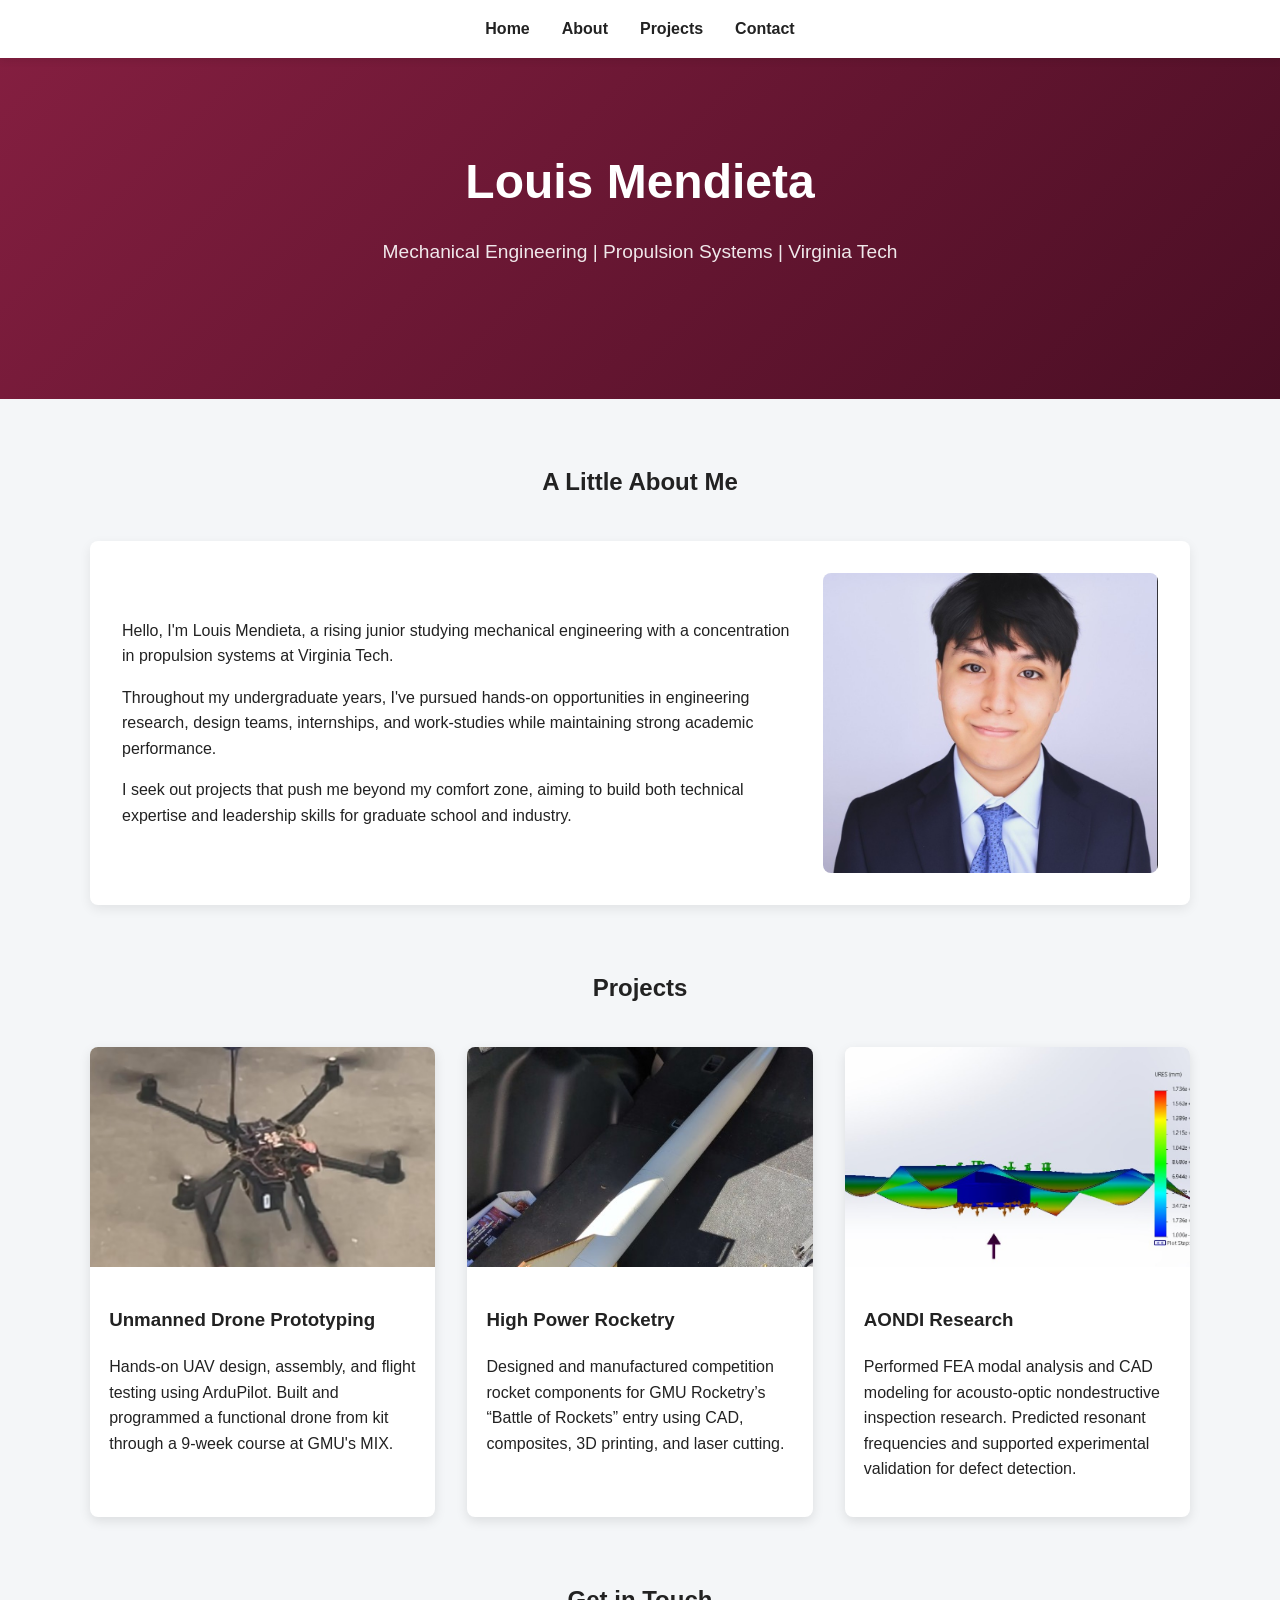
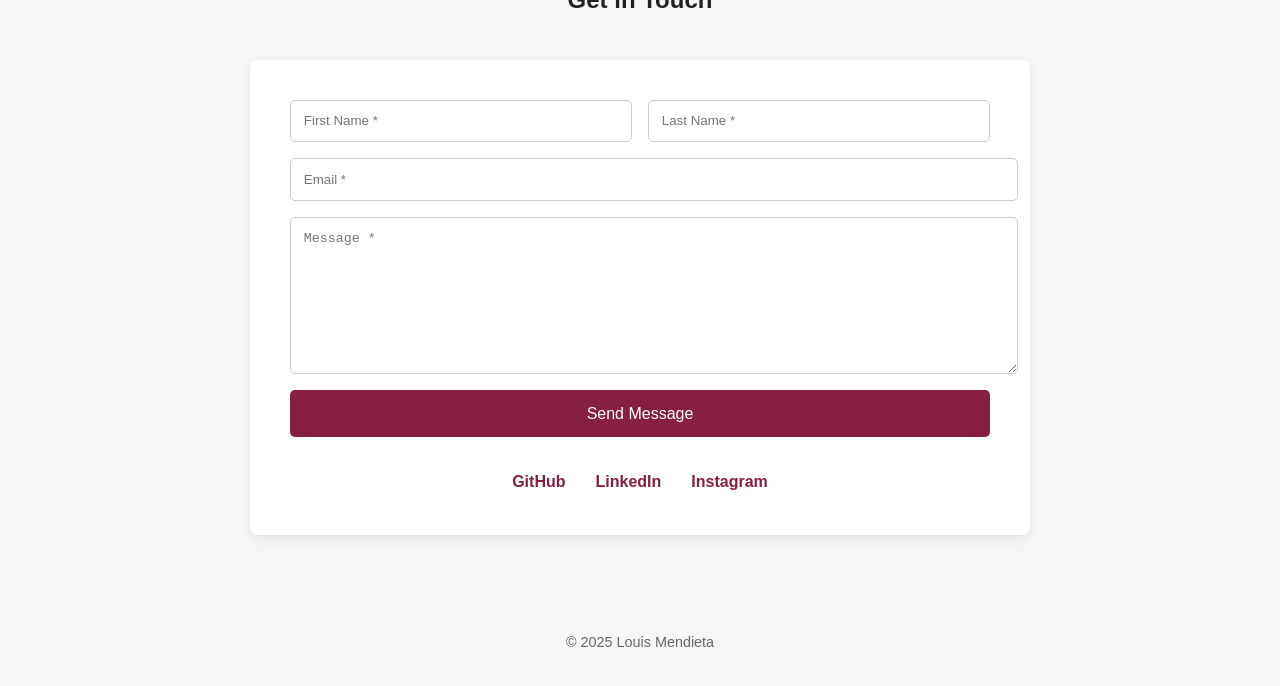
<file: index.html>
<!DOCTYPE html>
<html lang="en">
<head>
  <meta charset="UTF-8">
  <title>Louis Mendieta | Engineering Portfolio</title>
  <meta name="viewport" content="width=device-width, initial-scale=1.0">

  <style>
    html {
      scroll-behavior: smooth;
    }

    body {
      margin: 0;
      font-family: Arial, Helvetica, sans-serif;
      background-color: #f4f6f8;
      color: #222;
      line-height: 1.6;
    }

    /* ===== NAV ===== */
    nav {
      position: fixed;
      top: 0;
      width: 100%;
      background: white;
      box-shadow: 0 2px 8px rgba(0,0,0,0.1);
      z-index: 1000;
    }

    nav ul {
      display: flex;
      justify-content: center;
      list-style: none;
      margin: 0;
      padding: 1rem;
      gap: 2rem;
    }

    nav a {
      text-decoration: none;
      color: #222;
      font-weight: bold;
    }

    nav a:hover {
      color: #861F41;
    }

    /* ===== HERO ===== */
    header {
      background: linear-gradient(135deg, #861F41, #4a0e24);
      color: white;
      padding: 9rem 1rem 7rem;
      text-align: center;
    }

    header h1 {
      font-size: 3rem;
      margin: 0;
    }

    header p {
      font-size: 1.2rem;
      margin-top: 1rem;
      opacity: 0.9;
    }

    /* ===== SECTIONS ===== */
    section {
      max-width: 1100px;
      margin: 4rem auto;
      padding: 0 1rem;
      scroll-margin-top: 90px;
    }

    h2 {
      text-align: center;
      margin-bottom: 2.5rem;
    }

    /* ===== ABOUT ===== */
    .about-container {
      display: grid;
      grid-template-columns: 2fr 1fr;
      gap: 2rem;
      background: white;
      padding: 2rem;
      border-radius: 8px;
      box-shadow: 0 4px 12px rgba(0,0,0,0.08);
      align-items: center;
    }

    .about-container img {
      width: 100%;
      max-height: 300px;
      object-fit: cover;
      border-radius: 8px;
    }

    /* ===== PROJECTS ===== */
    .projects {
      display: grid;
      grid-template-columns: repeat(auto-fit, minmax(280px, 1fr));
      gap: 2rem;
    }

    .project-card {
      background: white;
      border-radius: 8px;
      overflow: hidden;
      box-shadow: 0 4px 12px rgba(0,0,0,0.1);
      transition: transform 0.3s ease;
    }

    .project-card:hover {
      transform: translateY(-5px);
    }

    .project-card img {
      width: 100%;
      height: 220px;
      object-fit: cover;
      display: block;
    }

    .project-content {
      padding: 1.2rem;
    }

    /* ===== CONTACT ===== */
    .contact-form {
      background: white;
      padding: 2.5rem;
      border-radius: 8px;
      box-shadow: 0 4px 12px rgba(0,0,0,0.08);
      max-width: 700px;
      margin: auto;
    }

    .contact-form form {
      display: flex;
      flex-direction: column;
      gap: 1rem;
    }

    .contact-form .row {
      display: flex;
      gap: 1rem;
    }

    .contact-form input,
    .contact-form textarea {
      width: 100%;
      padding: 0.8rem;
      border-radius: 5px;
      border: 1px solid #ccc;
    }

    .contact-form textarea {
      min-height: 130px;
      resize: vertical;
    }

    .contact-form button {
      background: #861F41;
      color: white;
      border: none;
      padding: 0.9rem;
      border-radius: 5px;
      font-size: 1rem;
      cursor: pointer;
    }

    .contact-form button:hover {
      opacity: 0.9;
    }

    .contact-socials {
      margin-top: 2rem;
      text-align: center;
    }

    .contact-socials a {
      margin: 0 0.8rem;
      color: #861F41;
      text-decoration: none;
      font-weight: bold;
    }

    footer {
      text-align: center;
      padding: 2rem;
      color: #666;
      font-size: 0.9rem;
    }

    /* ===== RESPONSIVE ===== */
    @media (max-width: 768px) {
      .about-container {
        grid-template-columns: 1fr;
      }

      .contact-form .row {
        flex-direction: column;
      }
    }
  </style>
</head>

<body>

<!-- ===== NAV ===== -->
<nav>
  <ul>
    <li><a href="#home">Home</a></li>
    <li><a href="#about">About</a></li>
    <li><a href="#projects">Projects</a></li>
    <li><a href="#contact">Contact</a></li>
  </ul>
</nav>

<!-- ===== HOME ===== -->
<header id="home">
  <h1>Louis Mendieta</h1>
  <p>Mechanical Engineering | Propulsion Systems | Virginia Tech</p>
</header>

<!-- ===== ABOUT ===== -->
<section id="about">
  <h2>A Little About Me</h2>

  <div class="about-container">
    <div>
      <p>
        Hello, I'm Louis Mendieta, a rising junior studying mechanical engineering 
        with a concentration in propulsion systems at Virginia Tech.
      </p>

      <p>
        Throughout my undergraduate years, I've pursued hands-on opportunities in 
        engineering research, design teams, internships, and work-studies while 
        maintaining strong academic performance.
      </p>

      <p>
        I seek out projects that push me beyond my comfort zone, aiming to build both
        technical expertise and leadership skills for graduate school and industry.
      </p>
    </div>

    <img src="assets/about.jpg" alt="Louis Mendieta">
  </div>
</section>

<!-- ===== PROJECTS ===== -->
<section id="projects">
  <h2>Projects</h2>

  <div class="projects">

    <div class="project-card">
      <a href="drone.html">
        <img src="assets/drone.jpg" alt="Unmanned Drone Prototyping">
      </a>
      <div class="project-content">
        <h3>Unmanned Drone Prototyping</h3>
        <p>
          Hands-on UAV design, assembly, and flight testing using ArduPilot.
          Built and programmed a functional drone from kit through a 9-week
          course at GMU's MIX.
        </p>
      </div>
    </div>

    <div class="project-card">
      <a href="rocketry.html">
        <img src="assets/rocketry.jpg" alt="High Power Rocketry">
      </a>
      <div class="project-content">
        <h3>High Power Rocketry</h3>
        <p>
          Designed and manufactured competition rocket components for GMU Rocketry’s
          “Battle of Rockets” entry using CAD, composites, 3D printing, and laser cutting.
        </p>
      </div>
    </div>

    <!-- ===== NEW AONDI PROJECT ===== -->
    <div class="project-card">
      <a href="aondi.html">
        <img src="assets/placeholder.jpg" alt="AONDI Research Project">
      </a>
      <div class="project-content">
        <h3>AONDI Research</h3>
        <p>
          Performed FEA modal analysis and CAD modeling for acousto-optic
          nondestructive inspection research. Predicted resonant frequencies
          and supported experimental validation for defect detection.
        </p>
      </div>
    </div>

  </div>
</section>

<!-- ===== CONTACT ===== -->
<section id="contact">
  <h2>Get in Touch</h2>

  <div class="contact-form">
    <form action="https://formspree.io/f/mzdpkqpl" method="POST">

      <div class="row">
        <input type="text" name="first-name" placeholder="First Name *" required>
        <input type="text" name="last-name" placeholder="Last Name *" required>
      </div>

      <input type="email" name="email" placeholder="Email *" required>
      <textarea name="message" placeholder="Message *" required></textarea>

      <button type="submit">Send Message</button>
    </form>

    <div class="contact-socials">
      <a href="https://github.com/louismendieta" target="_blank">GitHub</a>
      <a href="https://www.linkedin.com/in/louis-mendieta" target="_blank">LinkedIn</a>
      <a href="https://www.instagram.com/louis.m.75" target="_blank">Instagram</a>
    </div>
  </div>
</section>

<footer>
  © 2025 Louis Mendieta
</footer>

</body>
</html>
</file>
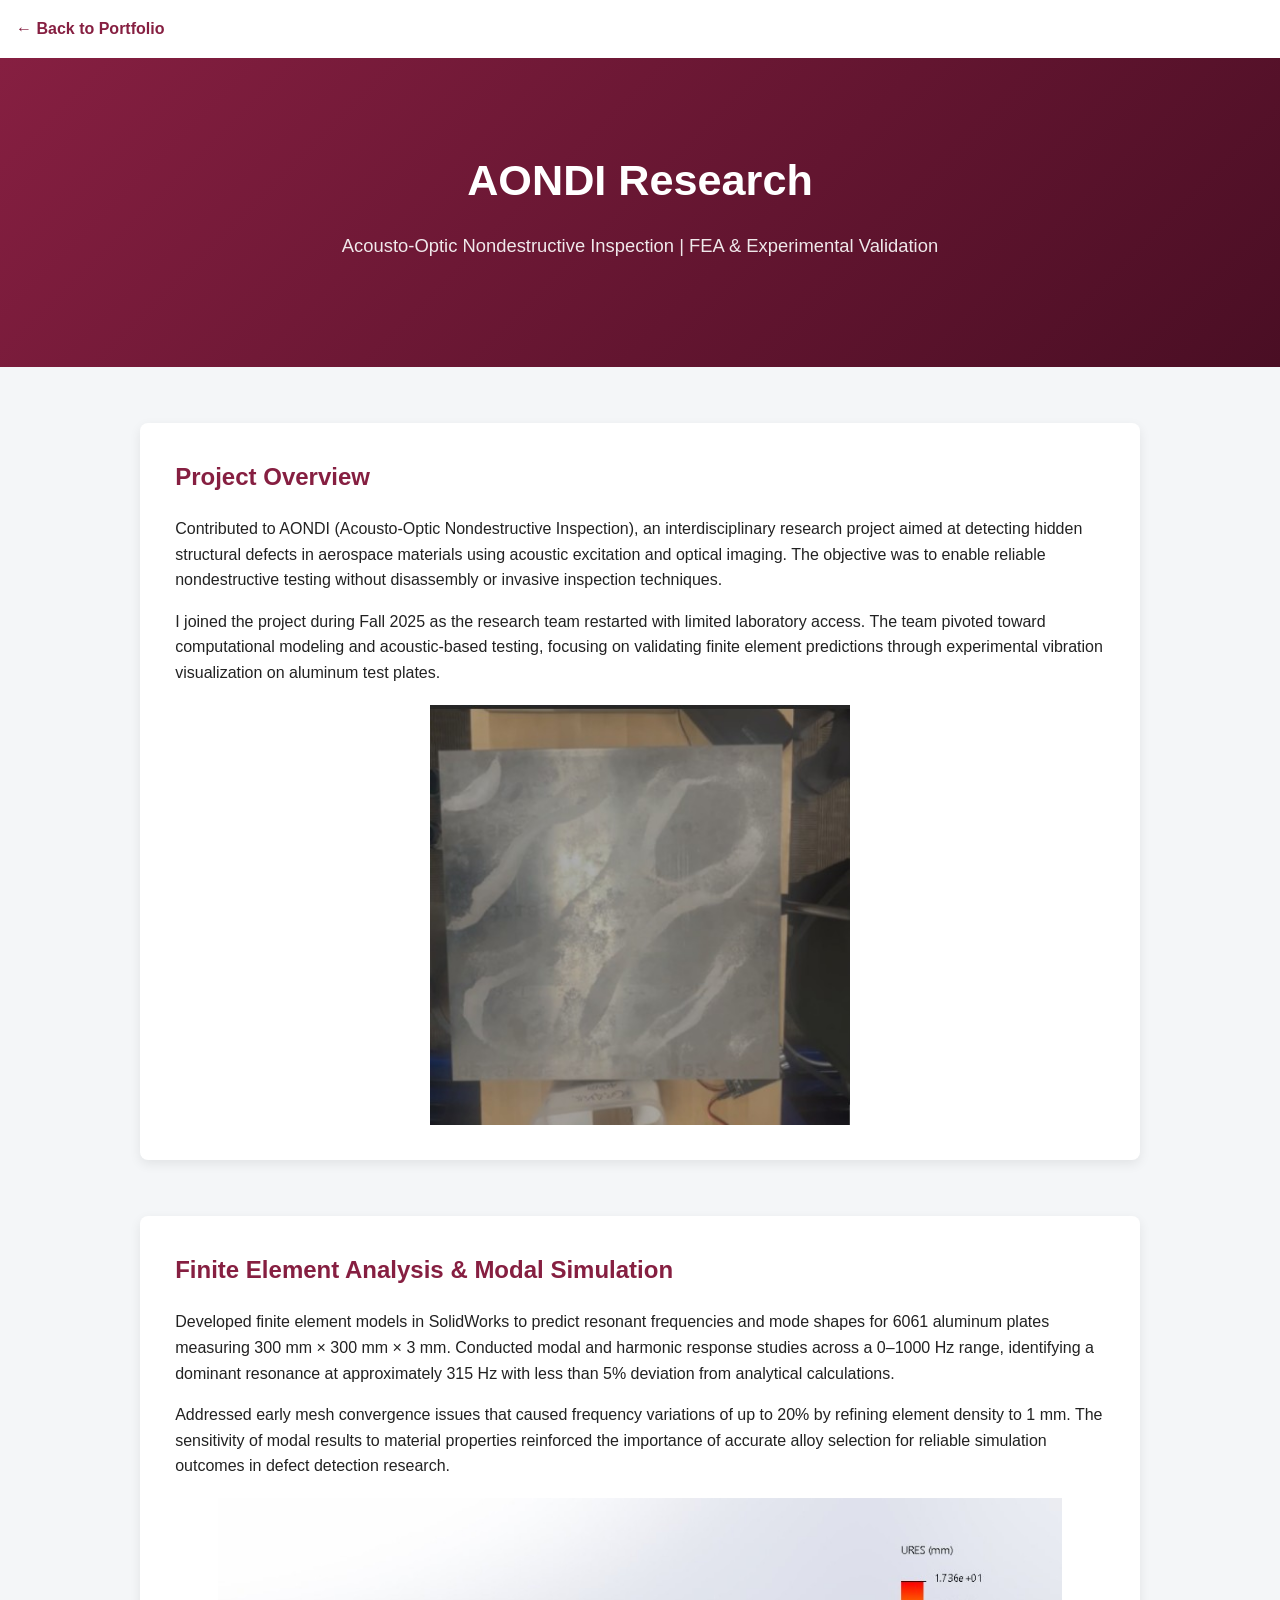
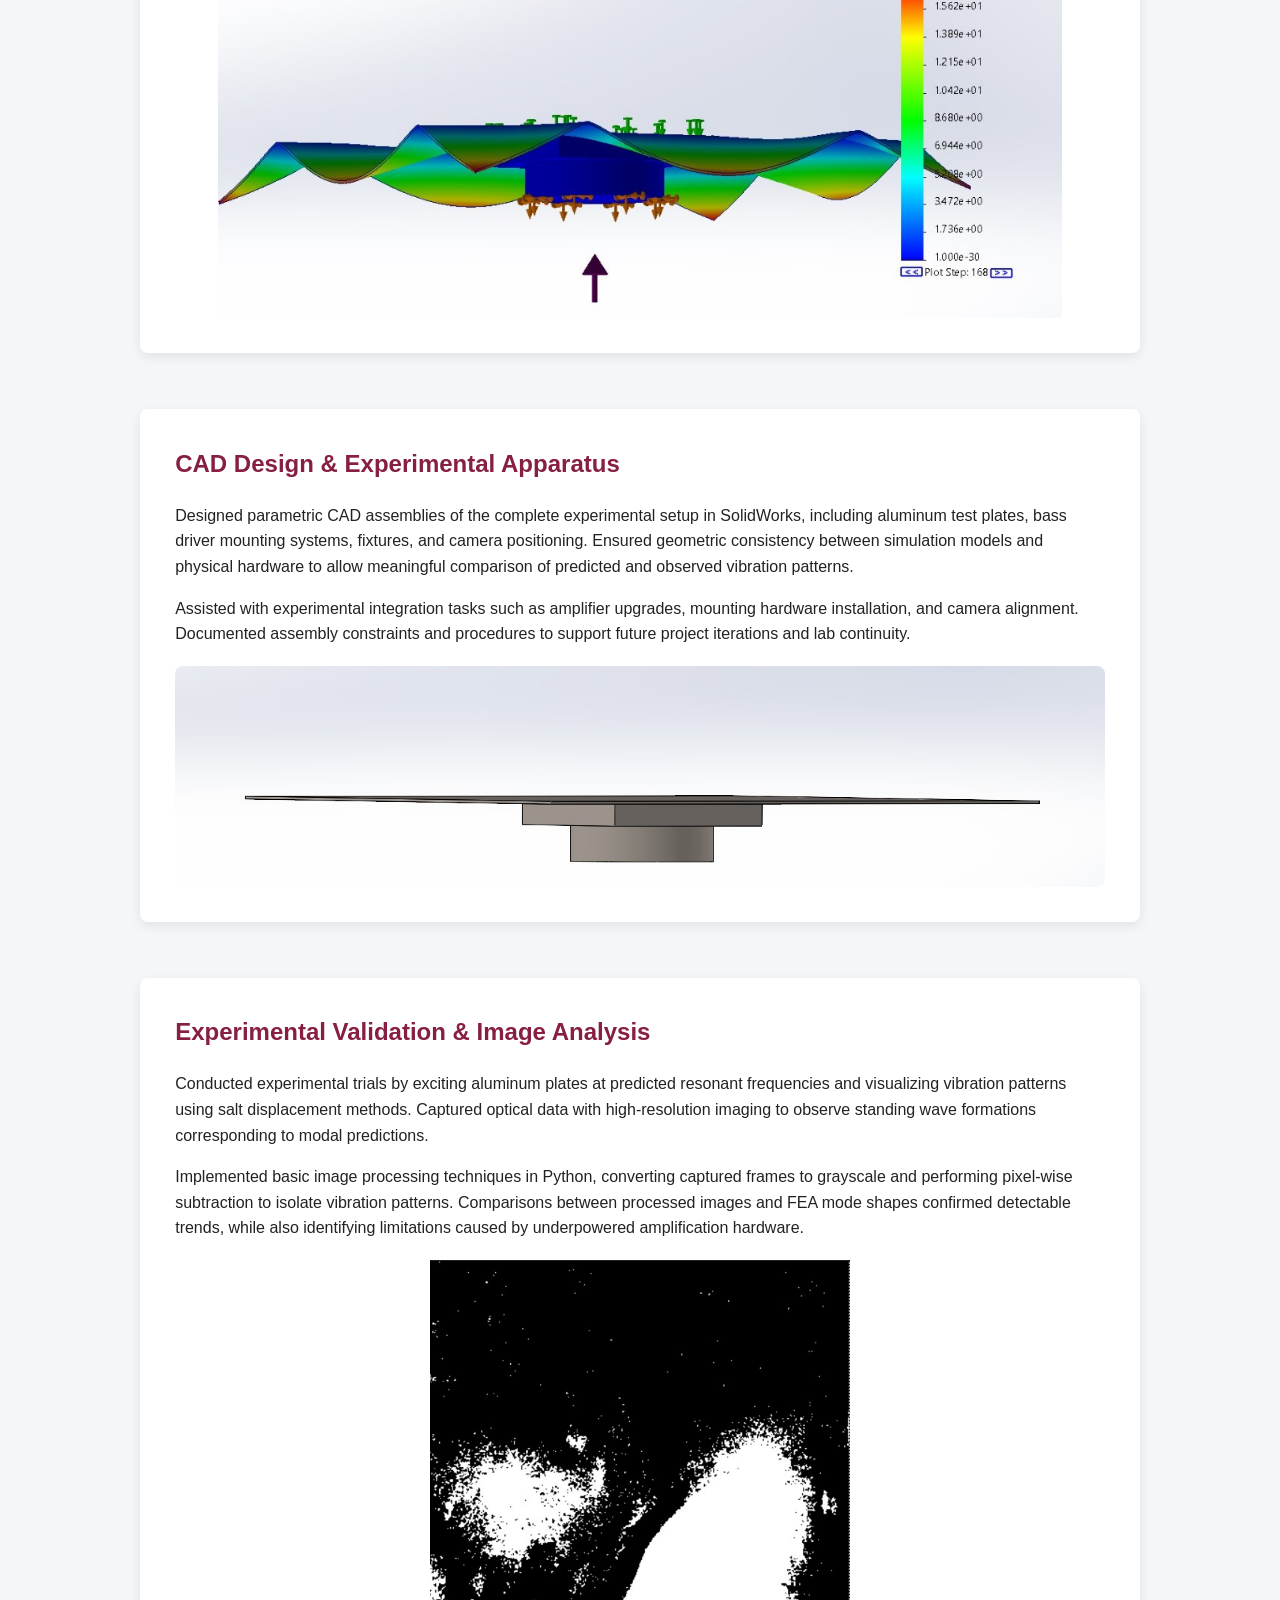
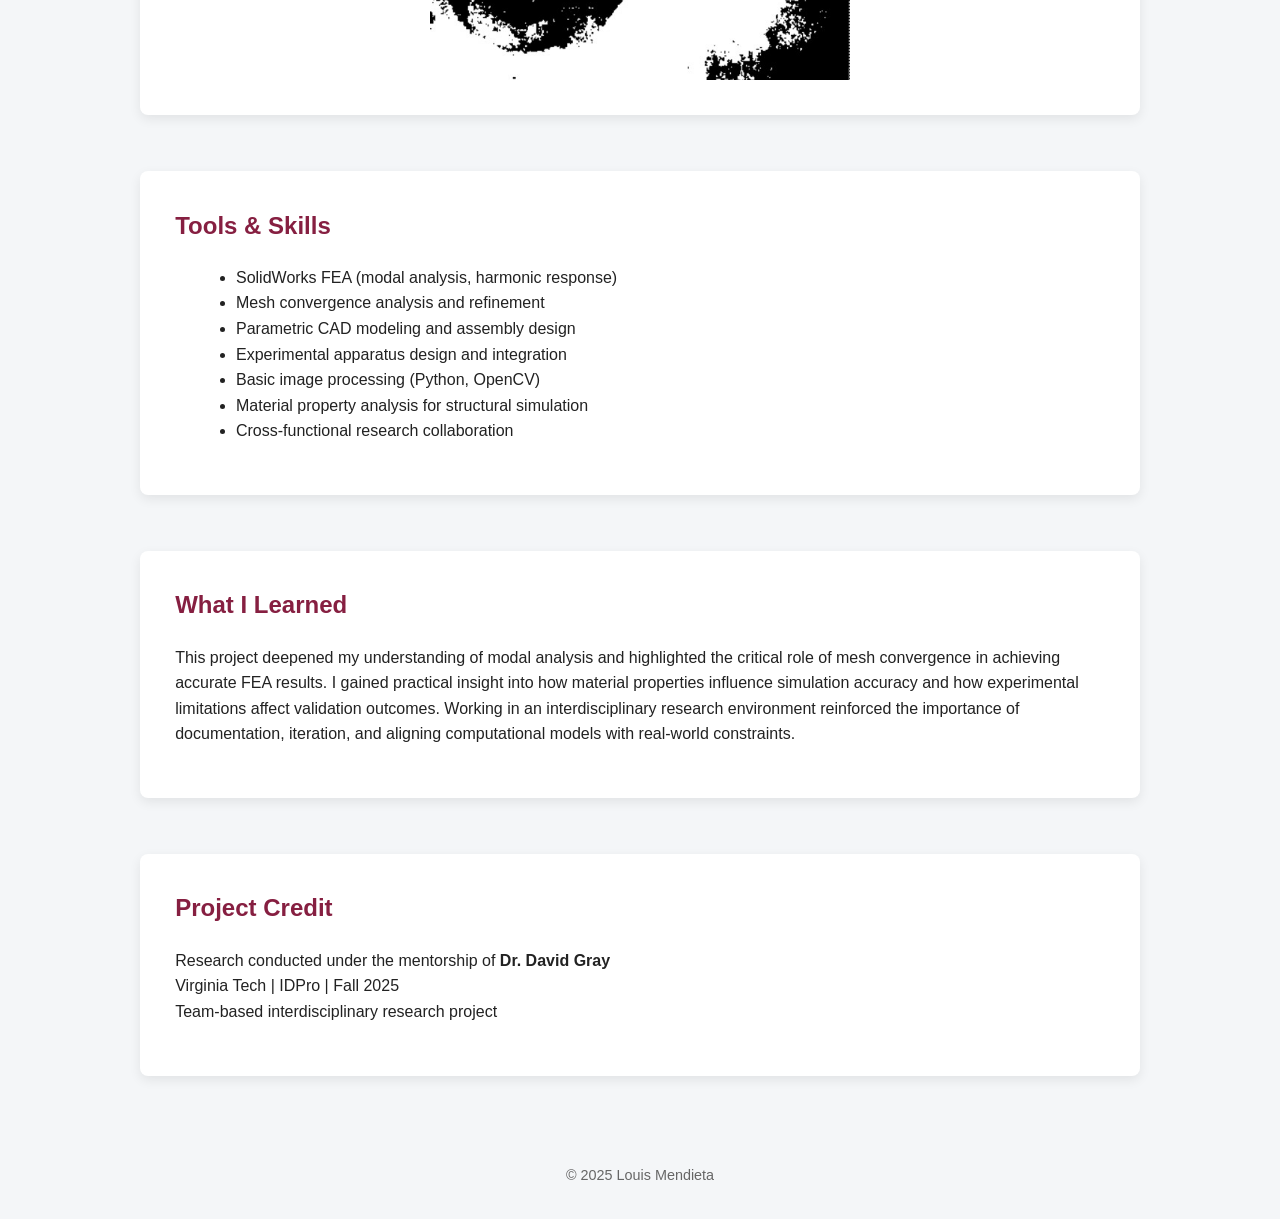
<file: aondi.html>
<!DOCTYPE html>
<html lang="en">
<head>
  <meta charset="UTF-8">
  <title>AONDI Research | Louis Mendieta</title>
  <meta name="viewport" content="width=device-width, initial-scale=1.0">

  <style>
    body {
      margin: 0;
      font-family: Arial, Helvetica, sans-serif;
      background-color: #f4f6f8;
      color: #222;
      line-height: 1.6;
    }

    /* ===== NAV ===== */
    nav {
      background: white;
      box-shadow: 0 2px 8px rgba(0,0,0,0.1);
      padding: 1rem;
    }

    nav a {
      text-decoration: none;
      color: #861F41;
      font-weight: bold;
    }

    /* ===== HERO ===== */
    header {
      background: linear-gradient(135deg, #861F41, #4a0e24);
      color: white;
      padding: 5.5rem 1rem;
      text-align: center;
    }

    header h1 {
      margin: 0;
      font-size: 2.7rem;
    }

    header p {
      margin-top: 1rem;
      font-size: 1.15rem;
      opacity: 0.9;
    }

    /* ===== CONTENT ===== */
    section {
      max-width: 1000px;
      margin: 3.5rem auto;
      padding: 0 1rem;
    }

    .card {
      background: white;
      padding: 2.2rem;
      border-radius: 8px;
      box-shadow: 0 4px 12px rgba(0,0,0,0.08);
      margin-bottom: 3rem;
    }

    .card h2 {
      margin-top: 0;
      color: #861F41;
    }

    .card img {
      width: 100%;
      height: auto;
      max-height: 420px;
      object-fit: contain;
      display: block;
      margin-top: 1.2rem;
      border-radius: 8px;
    }

    ul {
      margin-left: 1.3rem;
    }

    footer {
      text-align: center;
      padding: 2rem;
      color: #666;
      font-size: 0.9rem;
    }

    /* ===== RESPONSIVE ===== */
    @media (max-width: 768px) {
      header h1 {
        font-size: 2.1rem;
      }
    }
  </style>
</head>

<body>

<!-- ===== NAV ===== -->
<nav>
  <a href="index.html">← Back to Portfolio</a>
</nav>

<!-- ===== HERO ===== -->
<header>
  <h1>AONDI Research</h1>
  <p>Acousto-Optic Nondestructive Inspection | FEA & Experimental Validation</p>
</header>

<!-- ===== OVERVIEW ===== -->
<section>
  <div class="card">
    <h2>Project Overview</h2>
    <p>
      Contributed to AONDI (Acousto-Optic Nondestructive Inspection), an interdisciplinary
      research project aimed at detecting hidden structural defects in aerospace materials
      using acoustic excitation and optical imaging. The objective was to enable reliable
      nondestructive testing without disassembly or invasive inspection techniques.
    </p>
    <p>
      I joined the project during Fall 2025 as the research team restarted with limited
      laboratory access. The team pivoted toward computational modeling and acoustic-based
      testing, focusing on validating finite element predictions through experimental vibration
      visualization on aluminum test plates.
    </p>

    <img src="assets/expset.jpg" alt="AONDI experimental overview">
  </div>
</section>

<!-- ===== FEA ===== -->
<section>
  <div class="card">
    <h2>Finite Element Analysis & Modal Simulation</h2>
    <p>
      Developed finite element models in SolidWorks to predict resonant frequencies and mode
      shapes for 6061 aluminum plates measuring 300 mm × 300 mm × 3 mm. Conducted modal and
      harmonic response studies across a 0–1000 Hz range, identifying a dominant resonance at
      approximately 315 Hz with less than 5% deviation from analytical calculations.
    </p>
    <p>
      Addressed early mesh convergence issues that caused frequency variations of up to 20%
      by refining element density to 1 mm. The sensitivity of modal results to material
      properties reinforced the importance of accurate alloy selection for reliable simulation
      outcomes in defect detection research.
    </p>

    <img src="assets/placeholder.jpg" alt="FEA modal analysis mode shape">
  </div>
</section>

<!-- ===== CAD & SETUP ===== -->
<section>
  <div class="card">
    <h2>CAD Design & Experimental Apparatus</h2>
    <p>
      Designed parametric CAD assemblies of the complete experimental setup in SolidWorks,
      including aluminum test plates, bass driver mounting systems, fixtures, and camera
      positioning. Ensured geometric consistency between simulation models and physical
      hardware to allow meaningful comparison of predicted and observed vibration patterns.
    </p>
    <p>
      Assisted with experimental integration tasks such as amplifier upgrades, mounting
      hardware installation, and camera alignment. Documented assembly constraints and
      procedures to support future project iterations and lab continuity.
    </p>

    <img src="assets/cad.jpg" alt="AONDI experimental CAD assembly">
  </div>
</section>

<!-- ===== EXPERIMENT ===== -->
<section>
  <div class="card">
    <h2>Experimental Validation & Image Analysis</h2>
    <p>
      Conducted experimental trials by exciting aluminum plates at predicted resonant
      frequencies and visualizing vibration patterns using salt displacement methods.
      Captured optical data with high-resolution imaging to observe standing wave formations
      corresponding to modal predictions.
    </p>
    <p>
      Implemented basic image processing techniques in Python, converting captured frames to
      grayscale and performing pixel-wise subtraction to isolate vibration patterns.
      Comparisons between processed images and FEA mode shapes confirmed detectable trends,
      while also identifying limitations caused by underpowered amplification hardware.
    </p>

    <img src="assets/salt.jpg" alt="Salt vibration pattern visualization">
  </div>
</section>

<!-- ===== TOOLS ===== -->
<section>
  <div class="card">
    <h2>Tools & Skills</h2>
    <ul>
      <li>SolidWorks FEA (modal analysis, harmonic response)</li>
      <li>Mesh convergence analysis and refinement</li>
      <li>Parametric CAD modeling and assembly design</li>
      <li>Experimental apparatus design and integration</li>
      <li>Basic image processing (Python, OpenCV)</li>
      <li>Material property analysis for structural simulation</li>
      <li>Cross-functional research collaboration</li>
    </ul>
  </div>
</section>

<!-- ===== LEARNING ===== -->
<section>
  <div class="card">
    <h2>What I Learned</h2>
    <p>
      This project deepened my understanding of modal analysis and highlighted the critical
      role of mesh convergence in achieving accurate FEA results. I gained practical insight
      into how material properties influence simulation accuracy and how experimental
      limitations affect validation outcomes. Working in an interdisciplinary research
      environment reinforced the importance of documentation, iteration, and aligning
      computational models with real-world constraints.
    </p>
  </div>
</section>

<!-- ===== CREDIT ===== -->
<section>
  <div class="card">
    <h2>Project Credit</h2>
    <p>
      Research conducted under the mentorship of <strong>Dr. David Gray</strong>  
      <br>Virginia Tech | IDPro | Fall 2025  
      <br>Team-based interdisciplinary research project
    </p>
  </div>
</section>

<footer>
  © 2025 Louis Mendieta
</footer>

</body>
</html>
</file>
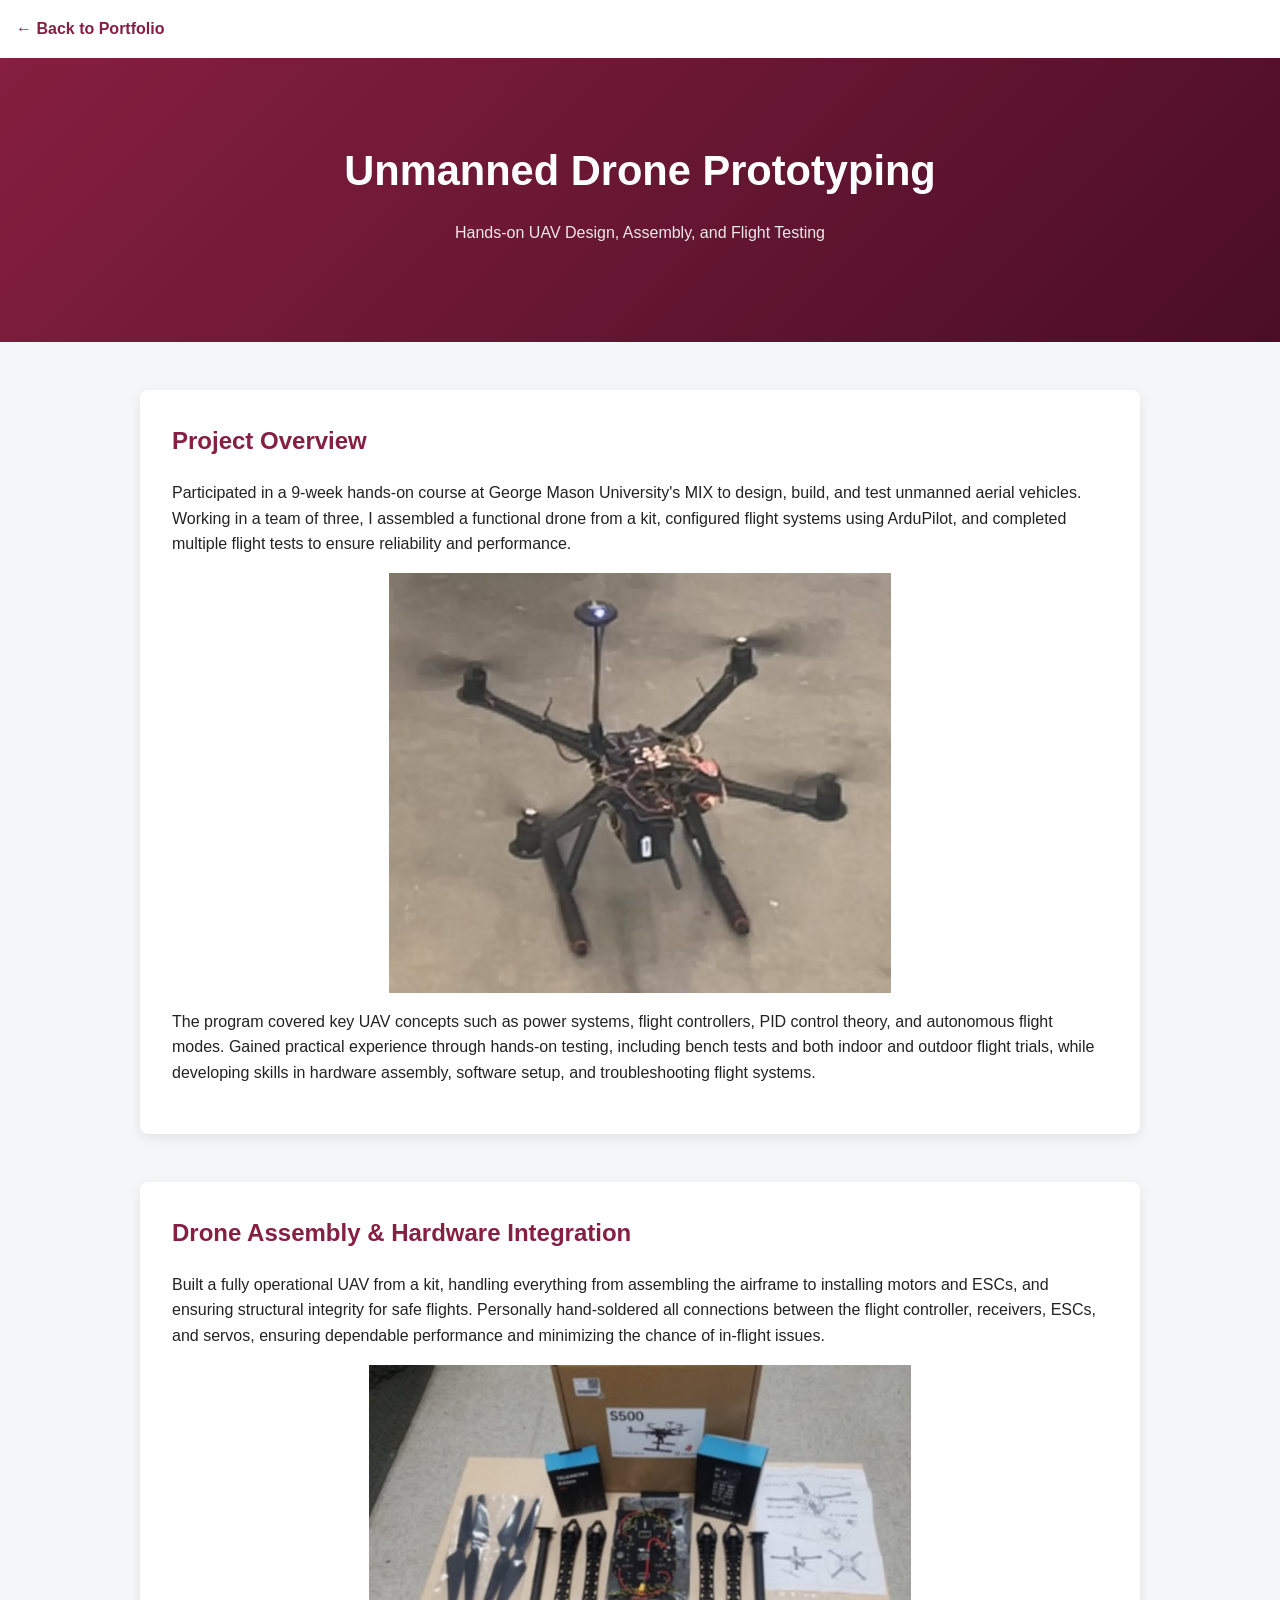
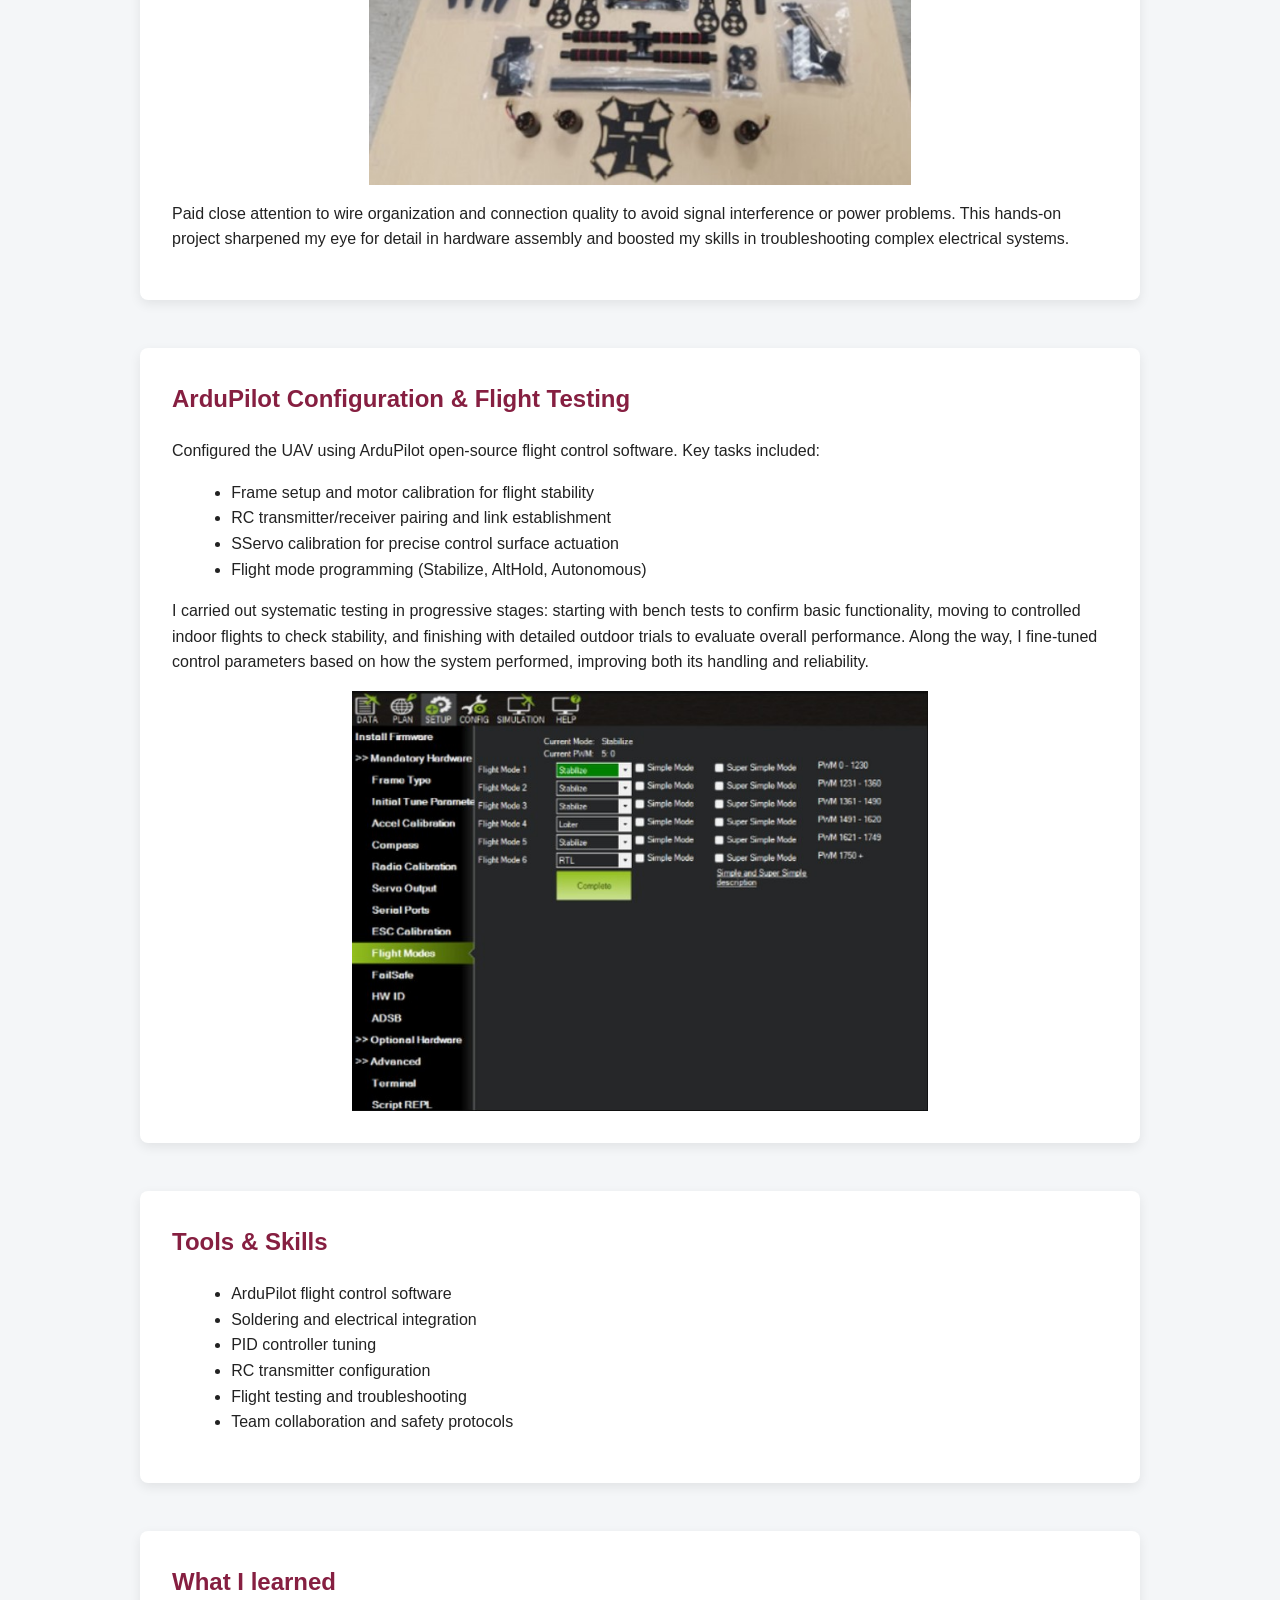
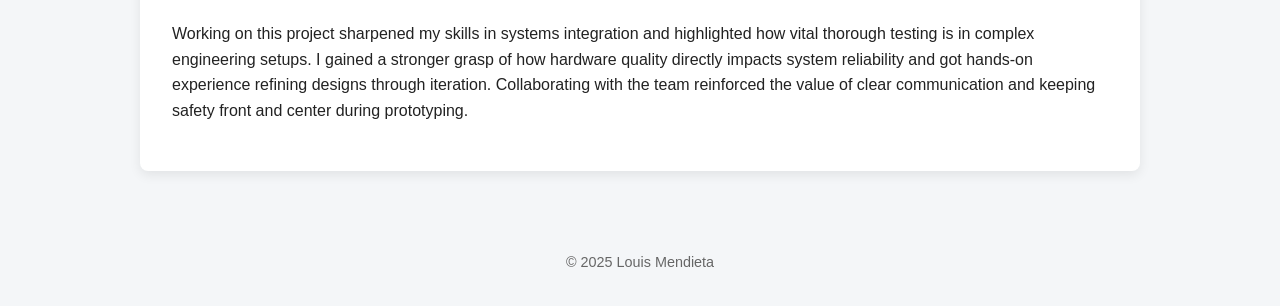
<file: drone.html>
<!DOCTYPE html>
<html lang="en">
<head>
  <meta charset="UTF-8">
  <title>Unmanned Drone Prototyping | Louis Mendieta</title>
  <meta name="viewport" content="width=device-width, initial-scale=1.0">

  <style>
    body {
      margin: 0;
      font-family: Arial, Helvetica, sans-serif;
      background-color: #f4f6f8;
      color: #222;
      line-height: 1.6;
    }

    /* ===== NAV ===== */
    nav {
      background: white;
      box-shadow: 0 2px 8px rgba(0,0,0,0.1);
      padding: 1rem;
    }

    nav a {
      text-decoration: none;
      color: #861F41;
      font-weight: bold;
    }

    /* ===== HEADER ===== */
    header {
      background: linear-gradient(135deg, #861F41, #4a0e24);
      color: white;
      padding: 5rem 1rem;
      text-align: center;
    }

    header h1 {
      margin: 0;
      font-size: 2.6rem;
    }

    header p {
      margin-top: 1rem;
      opacity: 0.9;
    }

    /* ===== CONTENT ===== */
    section {
      max-width: 1000px;
      margin: 3rem auto;
      padding: 0 1rem;
    }

    .card {
      background: white;
      padding: 2rem;
      border-radius: 8px;
      box-shadow: 0 4px 12px rgba(0,0,0,0.08);
      margin-bottom: 2.5rem;
    }

    .card h2 {
      margin-top: 0;
      color: #861F41;
    }

    /* ===== IMAGE (FULL SIZE, NO TRIM, NO GRAY) ===== */
    .card img {
      width: 100%;
      height: auto;
      max-height: 420px;
      object-fit: contain;
      background-color: transparent;
      border-radius: 8px;
      margin-top: 1rem;
      display: block;
    }

    ul {
      margin-left: 1.2rem;
    }

    footer {
      text-align: center;
      padding: 2rem;
      color: #666;
      font-size: 0.9rem;
    }

    /* ===== RESPONSIVE ===== */
    @media (max-width: 768px) {
      header h1 {
        font-size: 2rem;
      }
    }
  </style>
</head>

<body>

<!-- ===== NAV ===== -->
<nav>
  <a href="index.html">← Back to Portfolio</a>
</nav>

<!-- ===== HEADER ===== -->
<header>
  <h1>Unmanned Drone Prototyping</h1>
  <p>Hands-on UAV Design, Assembly, and Flight Testing</p>
</header>

<!-- ===== OVERVIEW ===== -->
<section>
  <div class="card">
    <h2>Project Overview</h2>
    <p>
      Participated in a 9-week hands-on course at George Mason University's MIX to design, build, and test unmanned aerial vehicles. 
      Working in a team of three, I assembled a functional drone from a kit, configured flight systems using ArduPilot, and completed 
      multiple flight tests to ensure reliability and performance.
    </p>

    <img src="assets/drone.jpg" alt="Drone Project Overview">
    <p>
      The program covered key UAV concepts such as power systems, flight controllers, PID control theory, and autonomous flight modes.
      Gained practical experience through hands-on testing, including bench tests and both indoor and outdoor flight trials, while
      developing skills in hardware assembly, software setup, and troubleshooting flight systems.
    </p>
  </div>
</section>

<!-- ===== DRONE KIT ===== -->
<section>
  <div class="card">
    <h2>Drone Assembly & Hardware Integration</h2>
    <p>
       Built a fully operational UAV from a kit, handling everything from assembling the airframe to installing motors and ESCs, and ensuring
       structural integrity for safe flights. Personally hand-soldered all connections between the flight controller, receivers, ESCs, and
       servos, ensuring dependable performance and minimizing the chance of in-flight issues. 
    </p>

    <img src="assets/dronekit.jpg" alt="Drone frame assembly">

    <p>
      Paid close attention to wire organization and connection quality to avoid signal interference or power problems. This hands-on project 
      sharpened my eye for detail in hardware assembly and boosted my skills in troubleshooting complex electrical systems.
    </p>
  </div>
</section>

<!-- ===== SOFTWARE ===== -->
<section>
  <div class="card">
    <h2>ArduPilot Configuration & Flight Testing </h2>
    <p>
      Configured the UAV using ArduPilot open-source flight control software. Key tasks included:
    </p>

    <ul>
      <li>Frame setup and motor calibration for flight stability</li>
      <li>RC transmitter/receiver pairing and link establishment</li>
      <li>SServo calibration for precise control surface actuation</li>
      <li>Flight mode programming (Stabilize, AltHold, Autonomous)</li>
    </ul>

    <p>
      I carried out systematic testing in progressive stages: starting with bench tests to confirm basic functionality, moving to controlled 
      indoor flights to check stability, and finishing with detailed outdoor trials to evaluate overall performance. Along the way, I fine-tuned
      control parameters based on how the system performed, improving both its handling and reliability.
    </p>

    <img src="assets/dronepilot.jpg" alt="ArduPilot configuration and wiring">
  </div>
</section>

<!-- ===== OUTCOMES ===== -->
<section>
  <div class="card">
    <h2>Tools & Skills</h2>
    <ul>
      <li>ArduPilot flight control software</li>
      <li>Soldering and electrical integration</li>
      <li>PID controller tuning</li>
      <li>RC transmitter configuration</li>
      <li>Flight testing and troubleshooting</li>
      <li>Team collaboration and safety protocols</li>
    </ul>
  </div>
</section>
<!--Leanring===-->
  <section>
    <div class="card">
      <h2>What I learned</h2>
      <p>Working on this project sharpened my skills in systems integration and highlighted how vital thorough testing is in complex 
        engineering setups. I gained a stronger grasp of how hardware quality directly impacts system reliability and got hands-on experience
        refining designs through iteration. Collaborating with the team reinforced the value of clear communication and keeping safety front 
        and center during prototyping.
      </p>
    </div>  
  </section>
<footer>
  © 2025 Louis Mendieta
</footer>

</body>
</html>
</file>
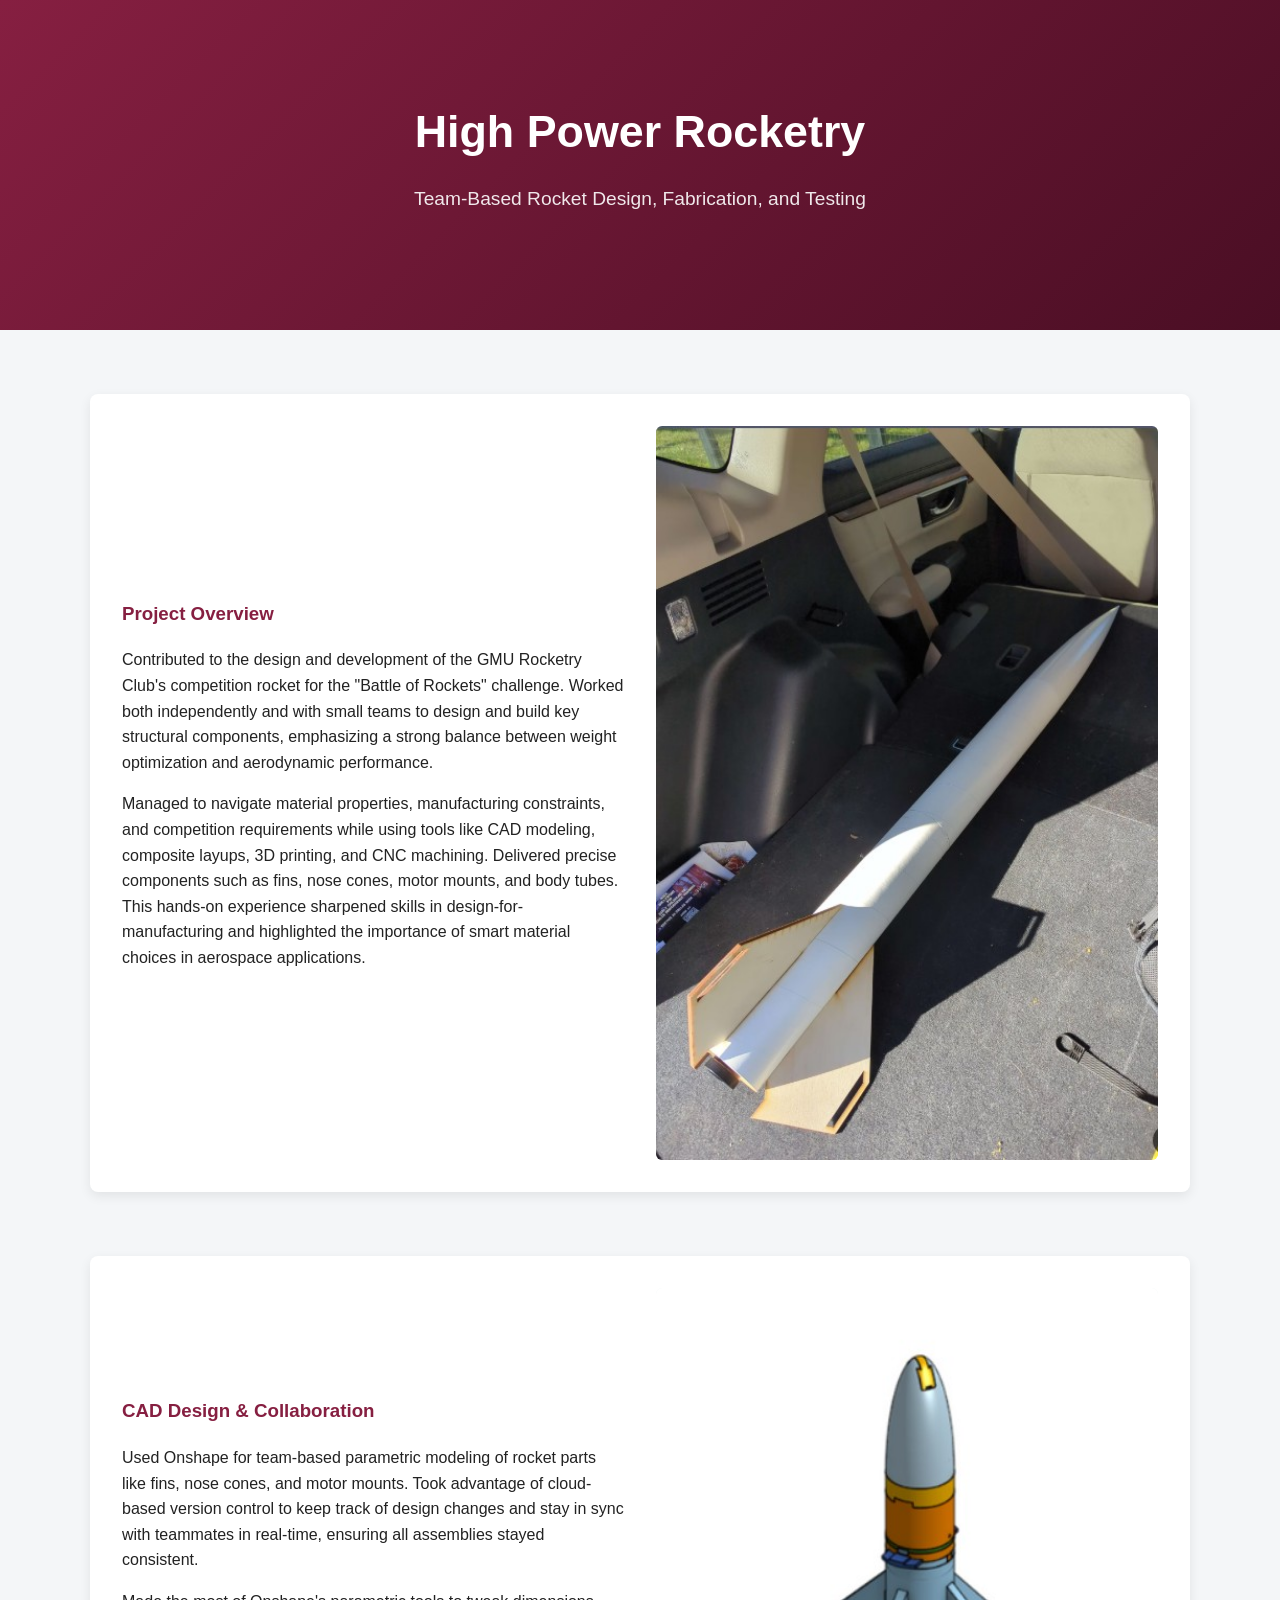
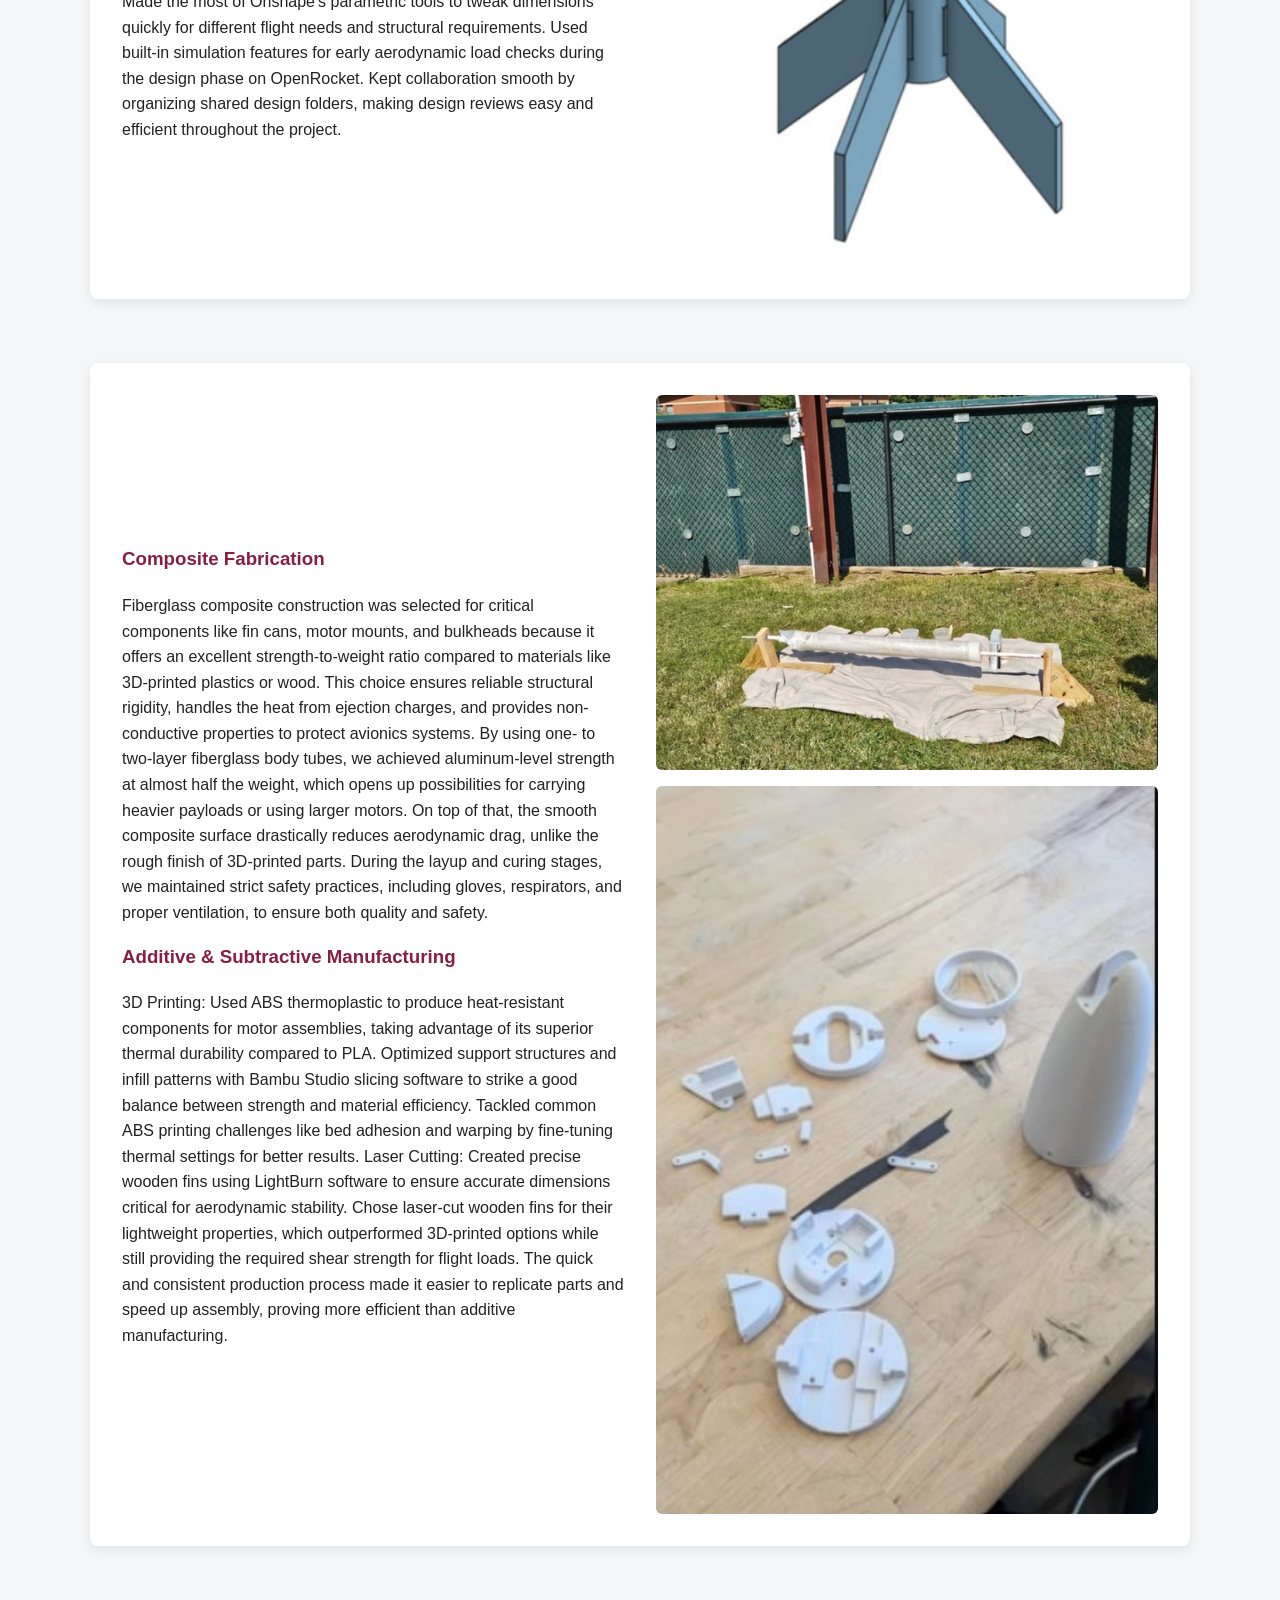
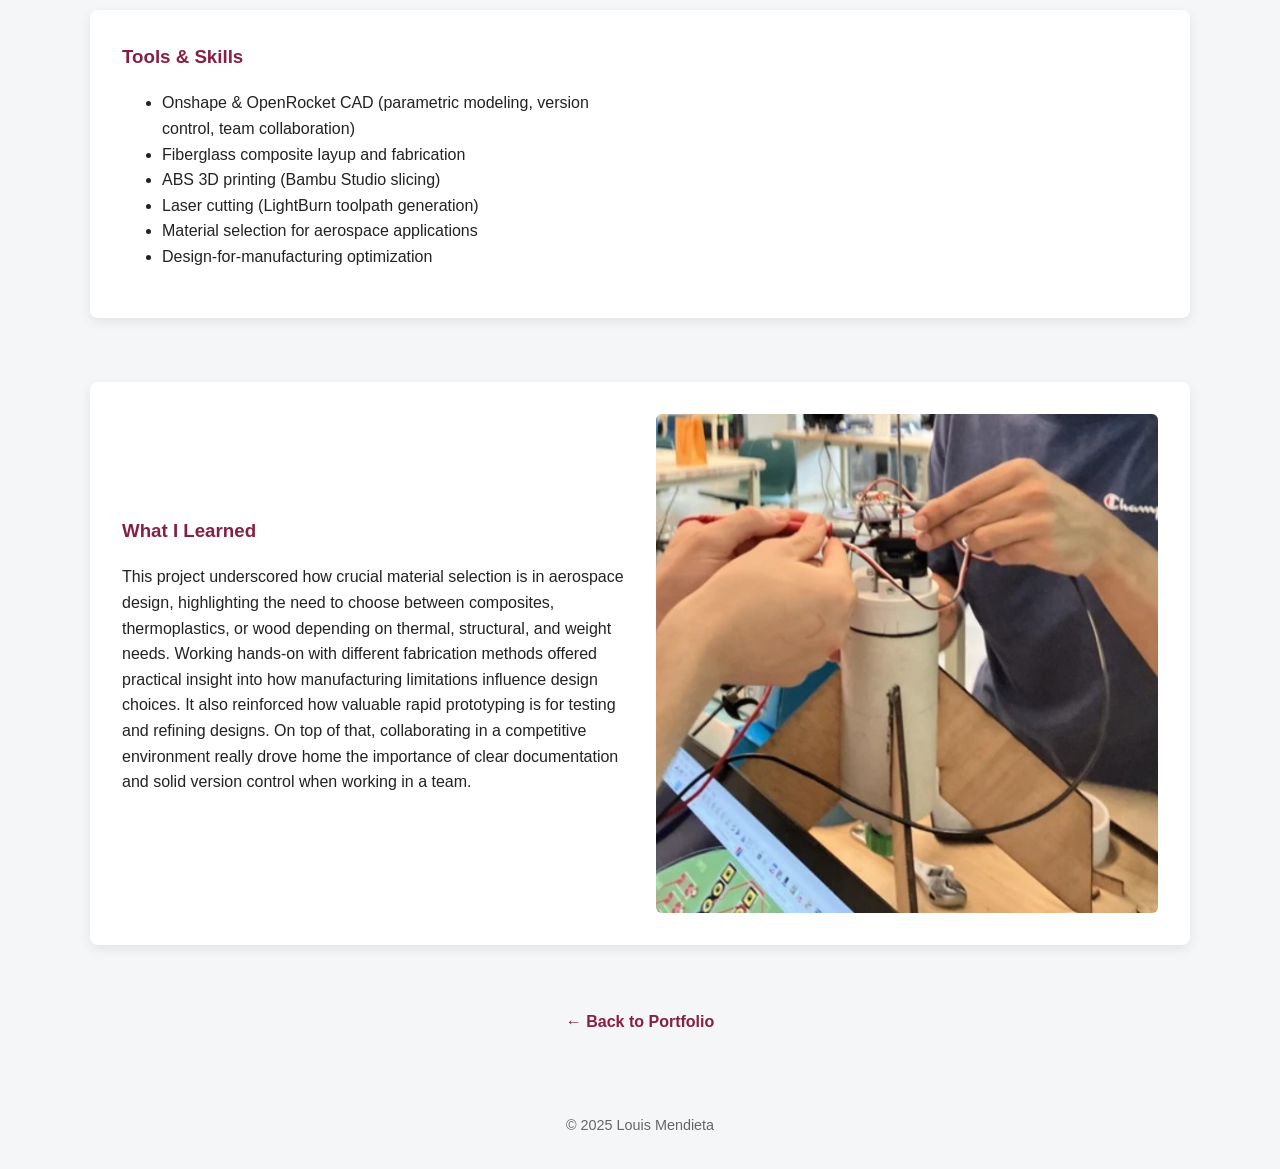
<file: rocketry.html>
<!DOCTYPE html>
<html lang="en">
<head>
  <meta charset="UTF-8">
  <title>High Power Rocketry | Louis Mendieta</title>
  <meta name="viewport" content="width=device-width, initial-scale=1.0">

  <style>
    body {
      margin: 0;
      font-family: Arial, Helvetica, sans-serif;
      background-color: #f4f6f8;
      color: #222;
      line-height: 1.6;
    }

    /* ===== HERO ===== */
    header {
      background: linear-gradient(135deg, #861F41, #4a0e24);
      color: white;
      padding: 6rem 1rem;
      text-align: center;
    }

    header h1 {
      font-size: 2.8rem;
      margin: 0;
    }

    header p {
      font-size: 1.2rem;
      margin-top: 1rem;
      opacity: 0.9;
    }

    section {
      max-width: 1100px;
      margin: 4rem auto;
      padding: 0 1rem;
    }

    h2 {
      text-align: center;
      margin-bottom: 2rem;
    }

    /* ===== CONTENT BLOCK ===== */
    .block {
      display: grid;
      grid-template-columns: 1fr 1fr;
      gap: 2rem;
      background: white;
      padding: 2rem;
      border-radius: 8px;
      box-shadow: 0 4px 12px rgba(0,0,0,0.08);
      align-items: center;
      margin-bottom: 3rem;
    }

    .block h3 {
      margin-top: 0;
      color: #861F41;
    }

    /* ===== IMAGES ===== */
    .block img {
      width: 100%;
      height: auto;
      object-fit: contain;
      background-color: #f4f6f8;
      border-radius: 6px;
    }

    .image-stack {
      display: flex;
      flex-direction: column;
      gap: 1rem;
    }

    /* ===== BACK LINK ===== */
    .back-link {
      text-align: center;
      margin: 3rem 0;
    }

    .back-link a {
      color: #861F41;
      font-weight: bold;
      text-decoration: none;
    }

    footer {
      text-align: center;
      padding: 2rem;
      color: #666;
      font-size: 0.9rem;
    }

    /* ===== RESPONSIVE ===== */
    @media (max-width: 768px) {
      .block {
        grid-template-columns: 1fr;
      }
    }
  </style>
</head>

<body>

<!-- ===== HERO ===== -->
<header>
  <h1>High Power Rocketry</h1>
  <p>Team-Based Rocket Design, Fabrication, and Testing</p>
</header>

<!-- ===== OVERVIEW ===== -->
<section>
  <div class="block">
    <div>
      <h3>Project Overview</h3>
      <p>
        Contributed to the design and development of the GMU Rocketry Club's competition rocket for the "Battle of Rockets" challenge. 
        Worked both independently and with small teams to design and build key structural components, emphasizing a strong balance between 
        weight optimization and aerodynamic performance.
      </p>
      <p>
        Managed to navigate material properties, manufacturing constraints, and competition requirements while using tools like CAD modeling, 
        composite layups, 3D printing, and CNC machining. Delivered precise components such as fins, nose cones, motor mounts, and body tubes.
        This hands-on experience sharpened skills in design-for-manufacturing and highlighted the importance of smart material choices in aerospace
        applications.
      </p>
    </div>

    <img src="assets/rocketry.jpg" alt="High Power Rocket Overview">
  </div>
</section>

<!-- ===== CAD ===== -->
<section>
  <div class="block">
    <div>
      <h3>CAD Design & Collaboration</h3>
      <p>
        Used Onshape for team-based parametric modeling of rocket parts like fins, nose cones, and motor mounts. Took advantage of cloud-based version 
        control to keep track of design changes and stay in sync with teammates in real-time, ensuring all assemblies stayed consistent.
      </p>
      <p>
        Made the most of Onshape's parametric tools to tweak dimensions quickly for different flight needs and structural requirements. Used built-in simulation 
        features for early aerodynamic load checks during the design phase on OpenRocket. Kept collaboration smooth by organizing shared design folders, making design reviews
        easy and efficient throughout the project.
      </p>
    </div>

    <img src="assets/rocketry1.jpg" alt="Rocket CAD Design">
  </div>
</section>

<!-- ===== MANUFACTURING ===== -->
<section>
  <div class="block">
    <div>
      <h3>Composite Fabrication</h3>
      <p>
        Fiberglass composite construction was selected for critical components like fin cans, motor mounts, and bulkheads because it offers an excellent strength-to-weight
        ratio compared to materials like 3D-printed plastics or wood. This choice ensures reliable structural rigidity, handles the heat from ejection charges, and provides
        non-conductive properties to protect avionics systems.

        By using one- to two-layer fiberglass body tubes, we achieved aluminum-level strength at almost half the weight, which opens up possibilities for carrying heavier 
        payloads or using larger motors. On top of that, the smooth composite surface drastically reduces aerodynamic drag, unlike the rough finish of 3D-printed parts.
        During the layup and curing stages, we maintained strict safety practices, including gloves, respirators, and proper ventilation, to ensure both quality and safety.
      </p>
      <h3>Additive & Subtractive Manufacturing</h3>
      <p>
        3D Printing: Used ABS thermoplastic to produce heat-resistant components for motor assemblies, taking advantage of its superior thermal durability compared to PLA. 
        Optimized support structures and infill patterns with Bambu Studio slicing software to strike a good balance between strength and material efficiency. Tackled common 
        ABS printing challenges like bed adhesion and warping by fine-tuning thermal settings for better results.

        Laser Cutting: Created precise wooden fins using LightBurn software to ensure accurate dimensions critical for aerodynamic stability. Chose laser-cut wooden fins for 
        their lightweight properties, which outperformed 3D-printed options while still providing the required shear strength for flight loads. The quick and consistent 
        production process made it easier to replicate parts and speed up assembly, proving more efficient than additive manufacturing.
      </p>
    </div>

    <div class="image-stack">
      <img src="assets/rocketry3.jpg" alt="Fiberglass Layup">
      <img src="assets/rocketry2.jpg" alt="Laser Cut Rocket Components">
    </div>
  </div>
</section>

<!-- ===== INTEGRATION ===== -->
<section>
  <div class="block">
    <div>
      <h3>Tools & Skills</h3>
    <ul>
      <li>Onshape & OpenRocket CAD (parametric modeling, version control, team collaboration)</li>
      <li>Fiberglass composite layup and fabrication</li>
      <li>ABS 3D printing (Bambu Studio slicing)</li>
      <li>Laser cutting (LightBurn toolpath generation)</li>
      <li>Material selection for aerospace applications</li>
      <li>Design-for-manufacturing optimization</li>
    </ul>
    
  </div>
</section>

<!-- ===== LEARNING ===== -->
<section>
  <div class="block">
    <div>
      <h3>What I Learned</h3>
      <p>
        This project underscored how crucial material selection is in aerospace design, 
        highlighting the need to choose between composites, thermoplastics, or wood 
        depending on thermal, structural, and weight needs. Working hands-on with 
        different fabrication methods offered practical insight into how manufacturing 
        limitations influence design choices. It also reinforced how valuable rapid 
        prototyping is for testing and refining designs. On top of that, collaborating 
        in a competitive environment really drove home the importance of clear documentation 
        and solid version control when working in a team.
      </p>
    </div>

    <img src="assets/rocketry4.jpg" alt="Rocket Launch Preparation">
  </div>
</section>

<!-- ===== BACK ===== -->
<div class="back-link">
  <a href="index.html">← Back to Portfolio</a>
</div>

<footer>
  © 2025 Louis Mendieta
</footer>

</body>
</html>
</file>
